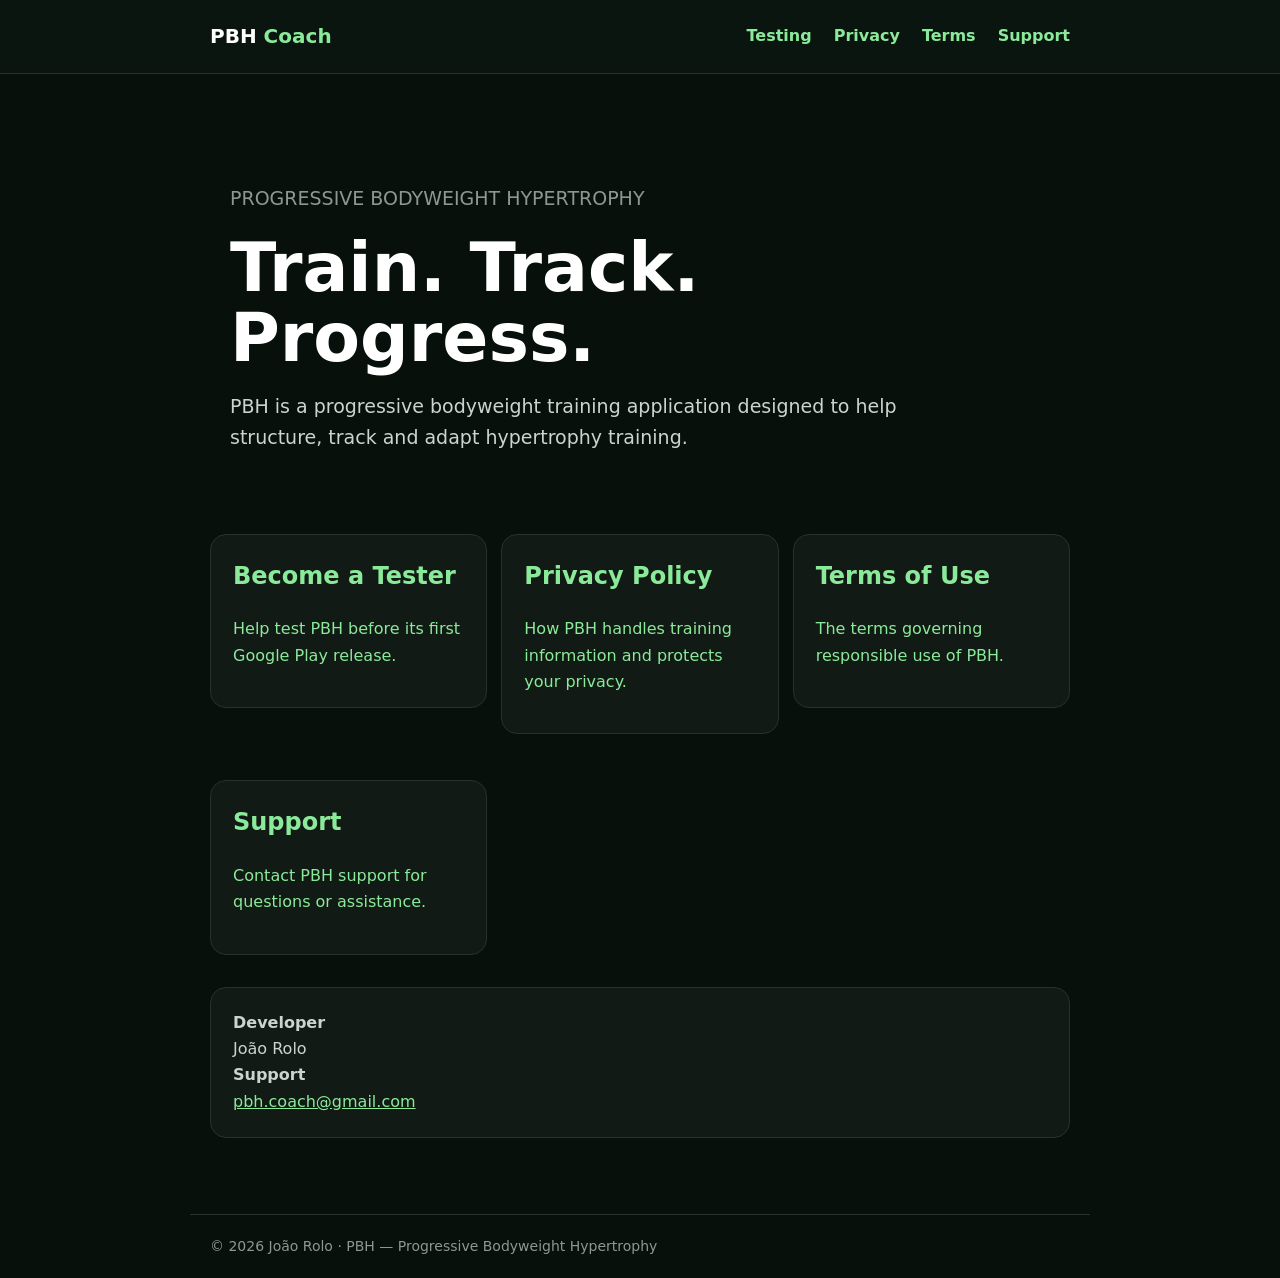
<file: index.html>
<!doctype html><html lang="en"><head><meta charset="utf-8"><meta name="viewport" content="width=device-width,initial-scale=1"><title>PBH — Progressive Bodyweight Hypertrophy</title><meta name="description" content="Official PBH information, privacy policy, terms and support."><link rel="stylesheet" href="styles.css"></head><body><header><nav><a class="brand" href="index.html">PBH <span>Coach</span></a><a href="tester.html">Testing</a><a href="privacy-policy.html">Privacy</a><a href="terms.html">Terms</a><a href="support.html">Support</a></nav></header><main class=""><section class="hero"><p class="meta">PROGRESSIVE BODYWEIGHT HYPERTROPHY</p><h1>Train. Track.<br>Progress.</h1><p>PBH is a progressive bodyweight training application designed to help structure, track and adapt hypertrophy training.</p></section><section class="links"><a href="tester.html"><div class="card"><h2>Become a Tester</h2><p>Help test PBH before its first Google Play release.</p></div></a><a href="privacy-policy.html"><div class="card"><h2>Privacy Policy</h2><p>How PBH handles training information and protects your privacy.</p></div></a><a href="terms.html"><div class="card"><h2>Terms of Use</h2><p>The terms governing responsible use of PBH.</p></div></a><a href="support.html"><div class="card"><h2>Support</h2><p>Contact PBH support for questions or assistance.</p></div></a></section><div class="card"><strong>Developer</strong><br>João Rolo<br><strong>Support</strong><br><a href="mailto:pbh.coach@gmail.com">pbh.coach@gmail.com</a></div></main><footer>© 2026 João Rolo · PBH — Progressive Bodyweight Hypertrophy</footer></body></html>
</file>
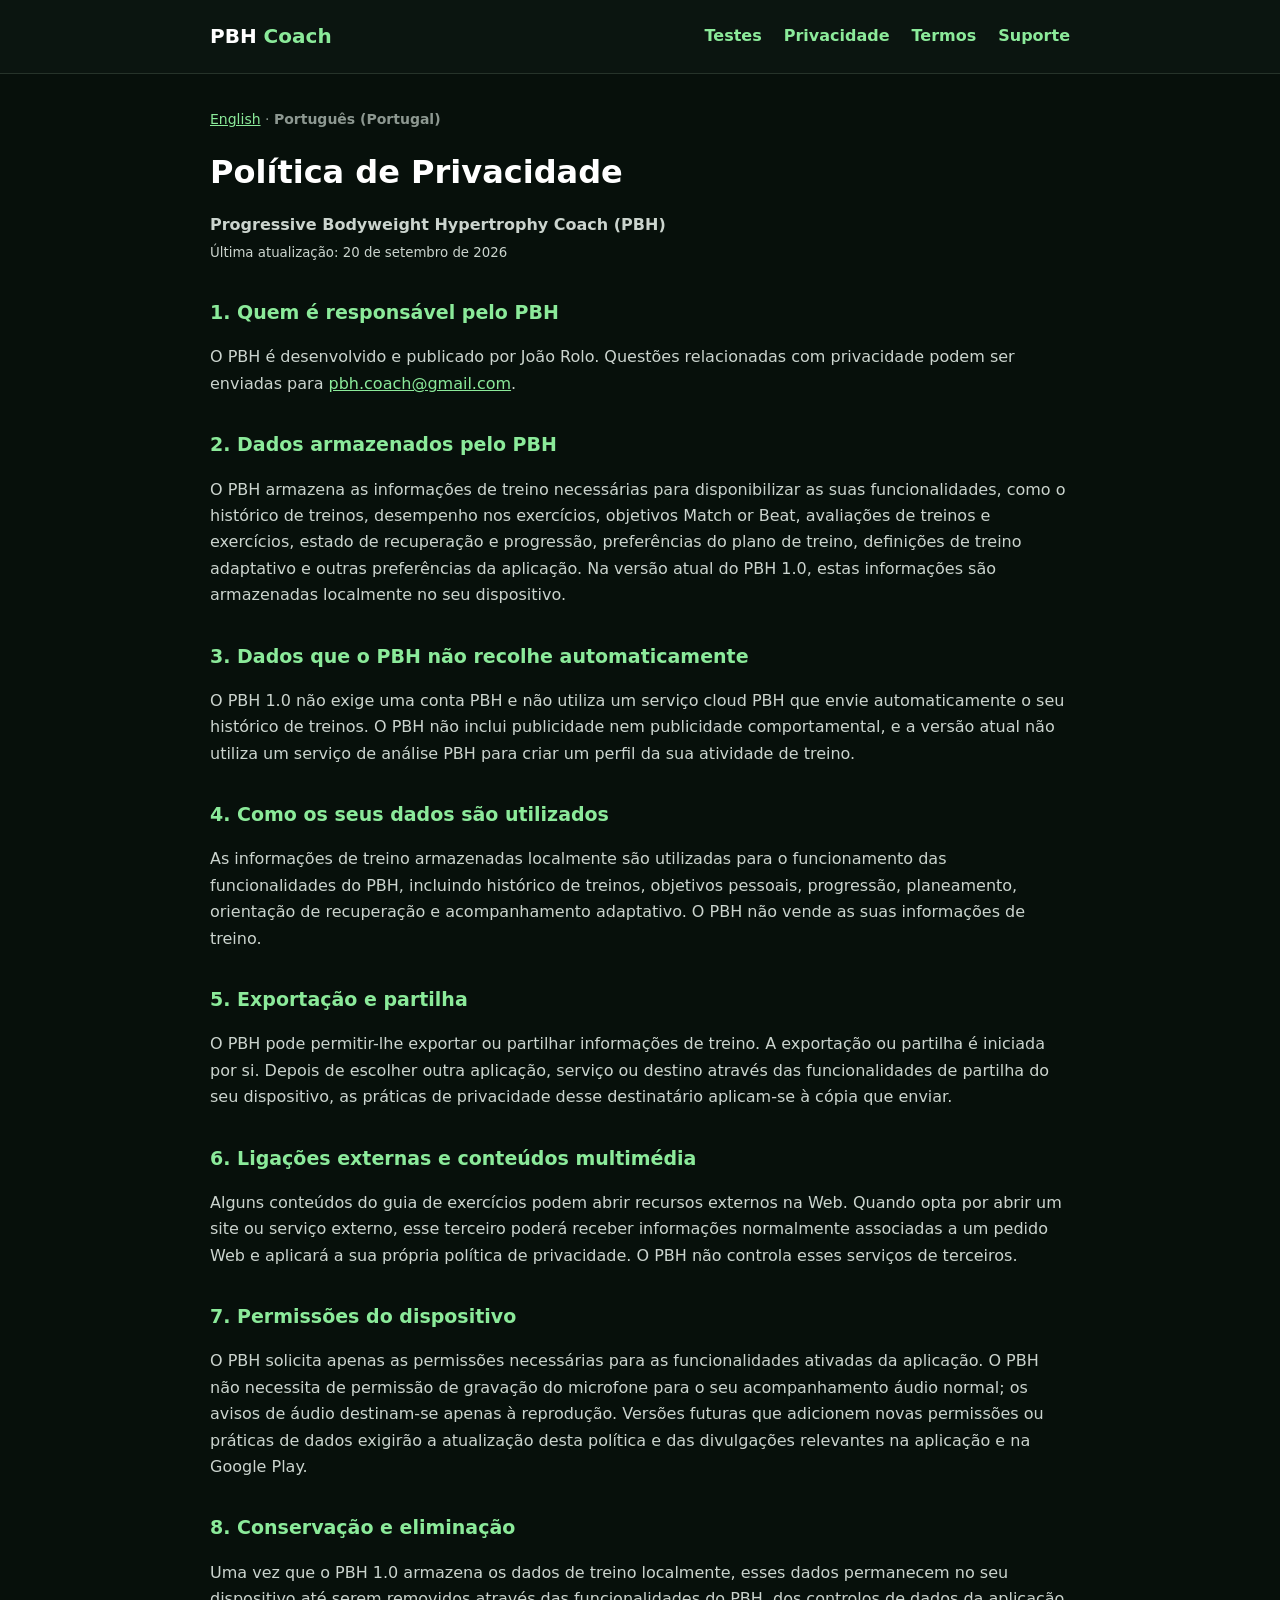
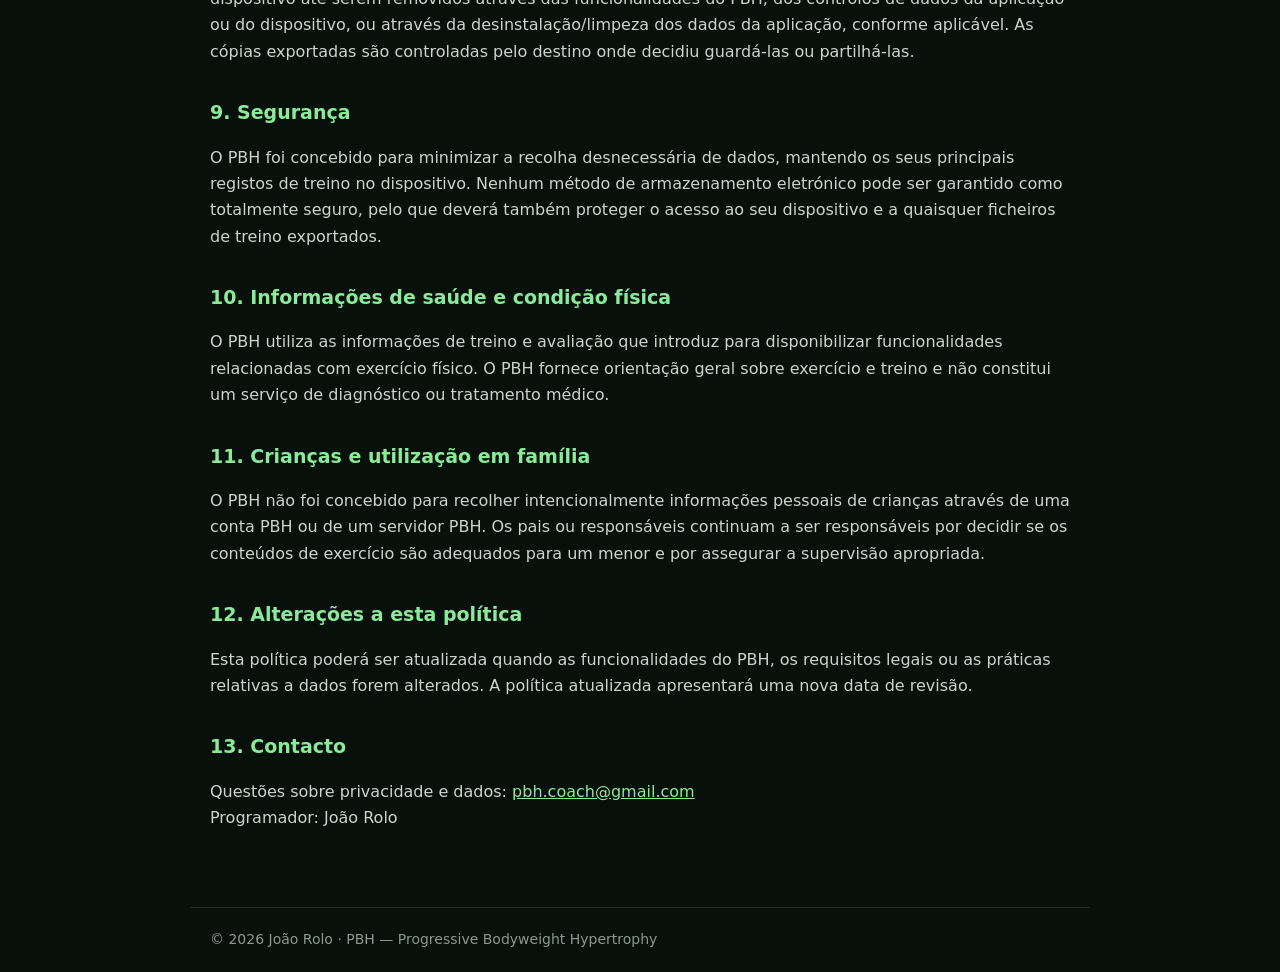
<file: privacy-policy-pt.html>
<!doctype html><html lang="pt-PT"><head><meta charset="utf-8"><meta name="viewport" content="width=device-width,initial-scale=1"><title>PBH — Política de Privacidade</title><meta name="description" content="Política de Privacidade do PBH — Progressive Bodyweight Hypertrophy."><link rel="stylesheet" href="styles.css"></head><body><header><nav><a class="brand" href="index.html">PBH <span>Coach</span></a><a href="tester.html#portugues">Testes</a><a href="privacy-policy-pt.html">Privacidade</a><a href="terms-pt.html">Termos</a><a href="support.html">Suporte</a></nav></header><main class="legal">
<p class="meta"><a href="privacy-policy.html" hreflang="en">English</a> · <strong>Português (Portugal)</strong></p>
<h1>Política de Privacidade</h1>
<p><strong>Progressive Bodyweight Hypertrophy Coach (PBH)</strong><br><small>Última atualização: 20 de setembro de 2026</small></p>
<h2>1. Quem é responsável pelo PBH</h2><p>O PBH é desenvolvido e publicado por João Rolo. Questões relacionadas com privacidade podem ser enviadas para <a href="mailto:pbh.coach@gmail.com">pbh.coach@gmail.com</a>.</p>
<h2>2. Dados armazenados pelo PBH</h2><p>O PBH armazena as informações de treino necessárias para disponibilizar as suas funcionalidades, como o histórico de treinos, desempenho nos exercícios, objetivos Match or Beat, avaliações de treinos e exercícios, estado de recuperação e progressão, preferências do plano de treino, definições de treino adaptativo e outras preferências da aplicação. Na versão atual do PBH 1.0, estas informações são armazenadas localmente no seu dispositivo.</p>
<h2>3. Dados que o PBH não recolhe automaticamente</h2><p>O PBH 1.0 não exige uma conta PBH e não utiliza um serviço cloud PBH que envie automaticamente o seu histórico de treinos. O PBH não inclui publicidade nem publicidade comportamental, e a versão atual não utiliza um serviço de análise PBH para criar um perfil da sua atividade de treino.</p>
<h2>4. Como os seus dados são utilizados</h2><p>As informações de treino armazenadas localmente são utilizadas para o funcionamento das funcionalidades do PBH, incluindo histórico de treinos, objetivos pessoais, progressão, planeamento, orientação de recuperação e acompanhamento adaptativo. O PBH não vende as suas informações de treino.</p>
<h2>5. Exportação e partilha</h2><p>O PBH pode permitir-lhe exportar ou partilhar informações de treino. A exportação ou partilha é iniciada por si. Depois de escolher outra aplicação, serviço ou destino através das funcionalidades de partilha do seu dispositivo, as práticas de privacidade desse destinatário aplicam-se à cópia que enviar.</p>
<h2>6. Ligações externas e conteúdos multimédia</h2><p>Alguns conteúdos do guia de exercícios podem abrir recursos externos na Web. Quando opta por abrir um site ou serviço externo, esse terceiro poderá receber informações normalmente associadas a um pedido Web e aplicará a sua própria política de privacidade. O PBH não controla esses serviços de terceiros.</p>
<h2>7. Permissões do dispositivo</h2><p>O PBH solicita apenas as permissões necessárias para as funcionalidades ativadas da aplicação. O PBH não necessita de permissão de gravação do microfone para o seu acompanhamento áudio normal; os avisos de áudio destinam-se apenas à reprodução. Versões futuras que adicionem novas permissões ou práticas de dados exigirão a atualização desta política e das divulgações relevantes na aplicação e na Google Play.</p>
<h2>8. Conservação e eliminação</h2><p>Uma vez que o PBH 1.0 armazena os dados de treino localmente, esses dados permanecem no seu dispositivo até serem removidos através das funcionalidades do PBH, dos controlos de dados da aplicação ou do dispositivo, ou através da desinstalação/limpeza dos dados da aplicação, conforme aplicável. As cópias exportadas são controladas pelo destino onde decidiu guardá-las ou partilhá-las.</p>
<h2>9. Segurança</h2><p>O PBH foi concebido para minimizar a recolha desnecessária de dados, mantendo os seus principais registos de treino no dispositivo. Nenhum método de armazenamento eletrónico pode ser garantido como totalmente seguro, pelo que deverá também proteger o acesso ao seu dispositivo e a quaisquer ficheiros de treino exportados.</p>
<h2>10. Informações de saúde e condição física</h2><p>O PBH utiliza as informações de treino e avaliação que introduz para disponibilizar funcionalidades relacionadas com exercício físico. O PBH fornece orientação geral sobre exercício e treino e não constitui um serviço de diagnóstico ou tratamento médico.</p>
<h2>11. Crianças e utilização em família</h2><p>O PBH não foi concebido para recolher intencionalmente informações pessoais de crianças através de uma conta PBH ou de um servidor PBH. Os pais ou responsáveis continuam a ser responsáveis por decidir se os conteúdos de exercício são adequados para um menor e por assegurar a supervisão apropriada.</p>
<h2>12. Alterações a esta política</h2><p>Esta política poderá ser atualizada quando as funcionalidades do PBH, os requisitos legais ou as práticas relativas a dados forem alterados. A política atualizada apresentará uma nova data de revisão.</p>
<h2>13. Contacto</h2><p>Questões sobre privacidade e dados: <a href="mailto:pbh.coach@gmail.com">pbh.coach@gmail.com</a><br>Programador: João Rolo</p>
</main><footer>© 2026 João Rolo · PBH — Progressive Bodyweight Hypertrophy</footer></body></html>
</file>
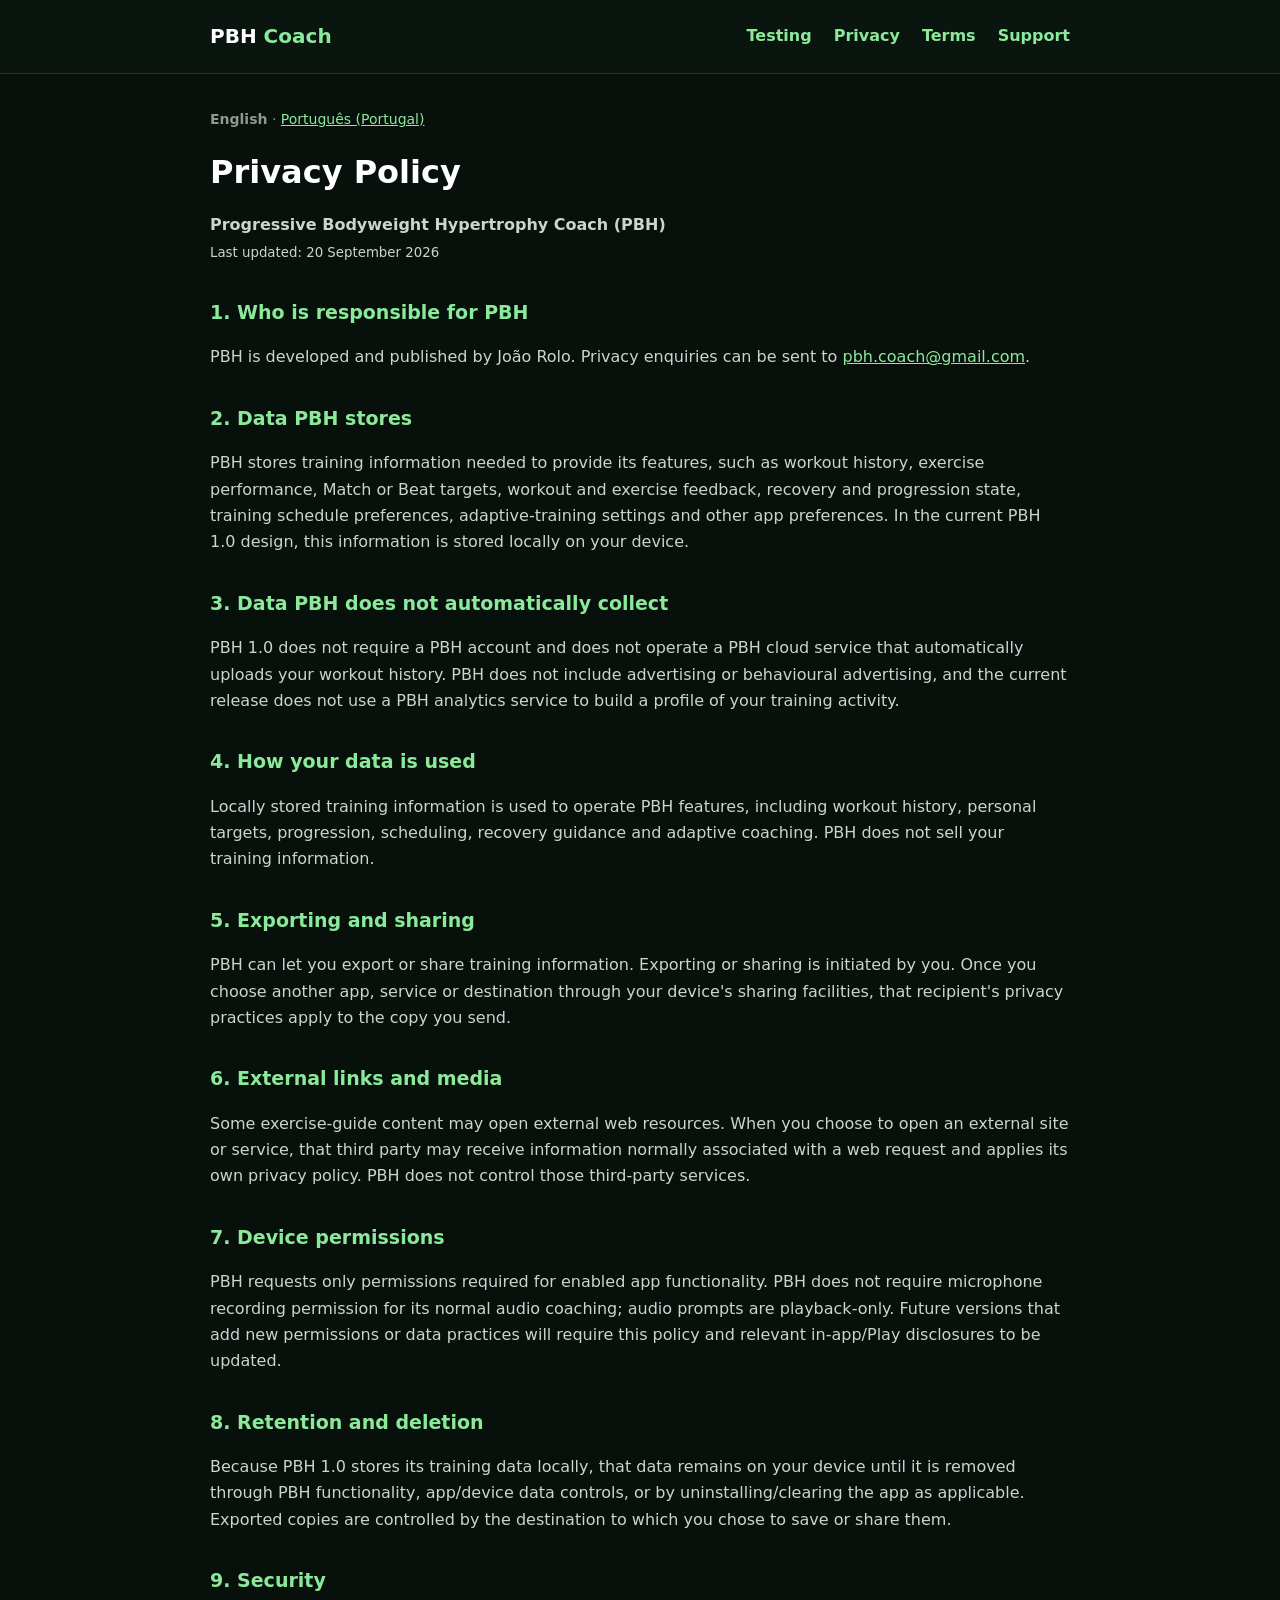
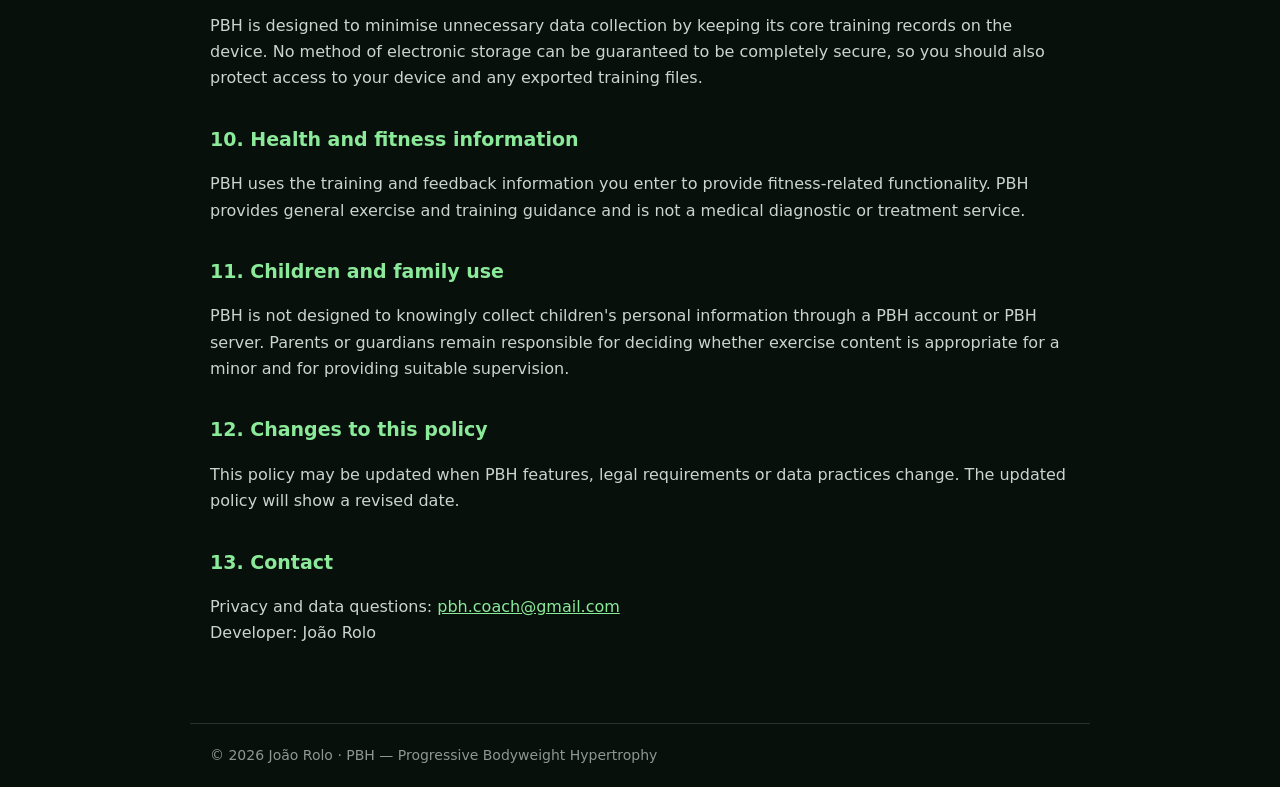
<file: privacy-policy.html>
<!doctype html><html lang="en"><head><meta charset="utf-8"><meta name="viewport" content="width=device-width,initial-scale=1"><title>PBH Privacy Policy</title><meta name="description" content="Privacy Policy for PBH — Progressive Bodyweight Hypertrophy."><link rel="stylesheet" href="styles.css"></head><body><header><nav><a class="brand" href="index.html">PBH <span>Coach</span></a><a href="tester.html">Testing</a><a href="privacy-policy.html">Privacy</a><a href="terms.html">Terms</a><a href="support.html">Support</a></nav></header><main class="legal"><p class="meta"><strong>English</strong> · <a href="privacy-policy-pt.html" hreflang="pt-PT">Português (Portugal)</a></p>
<h1>Privacy Policy</h1>
<p><strong>Progressive Bodyweight Hypertrophy Coach (PBH)</strong><br><small>Last updated: 20 September 2026</small></p>
<h2>1. Who is responsible for PBH</h2><p>PBH is developed and published by João Rolo. Privacy enquiries can be sent to <a href="mailto:pbh.coach@gmail.com">pbh.coach@gmail.com</a>.</p>
<h2>2. Data PBH stores</h2><p>PBH stores training information needed to provide its features, such as workout history, exercise performance, Match or Beat targets, workout and exercise feedback, recovery and progression state, training schedule preferences, adaptive-training settings and other app preferences. In the current PBH 1.0 design, this information is stored locally on your device.</p>
<h2>3. Data PBH does not automatically collect</h2><p>PBH 1.0 does not require a PBH account and does not operate a PBH cloud service that automatically uploads your workout history. PBH does not include advertising or behavioural advertising, and the current release does not use a PBH analytics service to build a profile of your training activity.</p>
<h2>4. How your data is used</h2><p>Locally stored training information is used to operate PBH features, including workout history, personal targets, progression, scheduling, recovery guidance and adaptive coaching. PBH does not sell your training information.</p>
<h2>5. Exporting and sharing</h2><p>PBH can let you export or share training information. Exporting or sharing is initiated by you. Once you choose another app, service or destination through your device's sharing facilities, that recipient's privacy practices apply to the copy you send.</p>
<h2>6. External links and media</h2><p>Some exercise-guide content may open external web resources. When you choose to open an external site or service, that third party may receive information normally associated with a web request and applies its own privacy policy. PBH does not control those third-party services.</p>
<h2>7. Device permissions</h2><p>PBH requests only permissions required for enabled app functionality. PBH does not require microphone recording permission for its normal audio coaching; audio prompts are playback-only. Future versions that add new permissions or data practices will require this policy and relevant in-app/Play disclosures to be updated.</p>
<h2>8. Retention and deletion</h2><p>Because PBH 1.0 stores its training data locally, that data remains on your device until it is removed through PBH functionality, app/device data controls, or by uninstalling/clearing the app as applicable. Exported copies are controlled by the destination to which you chose to save or share them.</p>
<h2>9. Security</h2><p>PBH is designed to minimise unnecessary data collection by keeping its core training records on the device. No method of electronic storage can be guaranteed to be completely secure, so you should also protect access to your device and any exported training files.</p>
<h2>10. Health and fitness information</h2><p>PBH uses the training and feedback information you enter to provide fitness-related functionality. PBH provides general exercise and training guidance and is not a medical diagnostic or treatment service.</p>
<h2>11. Children and family use</h2><p>PBH is not designed to knowingly collect children's personal information through a PBH account or PBH server. Parents or guardians remain responsible for deciding whether exercise content is appropriate for a minor and for providing suitable supervision.</p>
<h2>12. Changes to this policy</h2><p>This policy may be updated when PBH features, legal requirements or data practices change. The updated policy will show a revised date.</p>
<h2>13. Contact</h2><p>Privacy and data questions: <a href="mailto:pbh.coach@gmail.com">pbh.coach@gmail.com</a><br>Developer: João Rolo</p>
</main><footer>© 2026 João Rolo · PBH — Progressive Bodyweight Hypertrophy</footer></body></html>
</file>
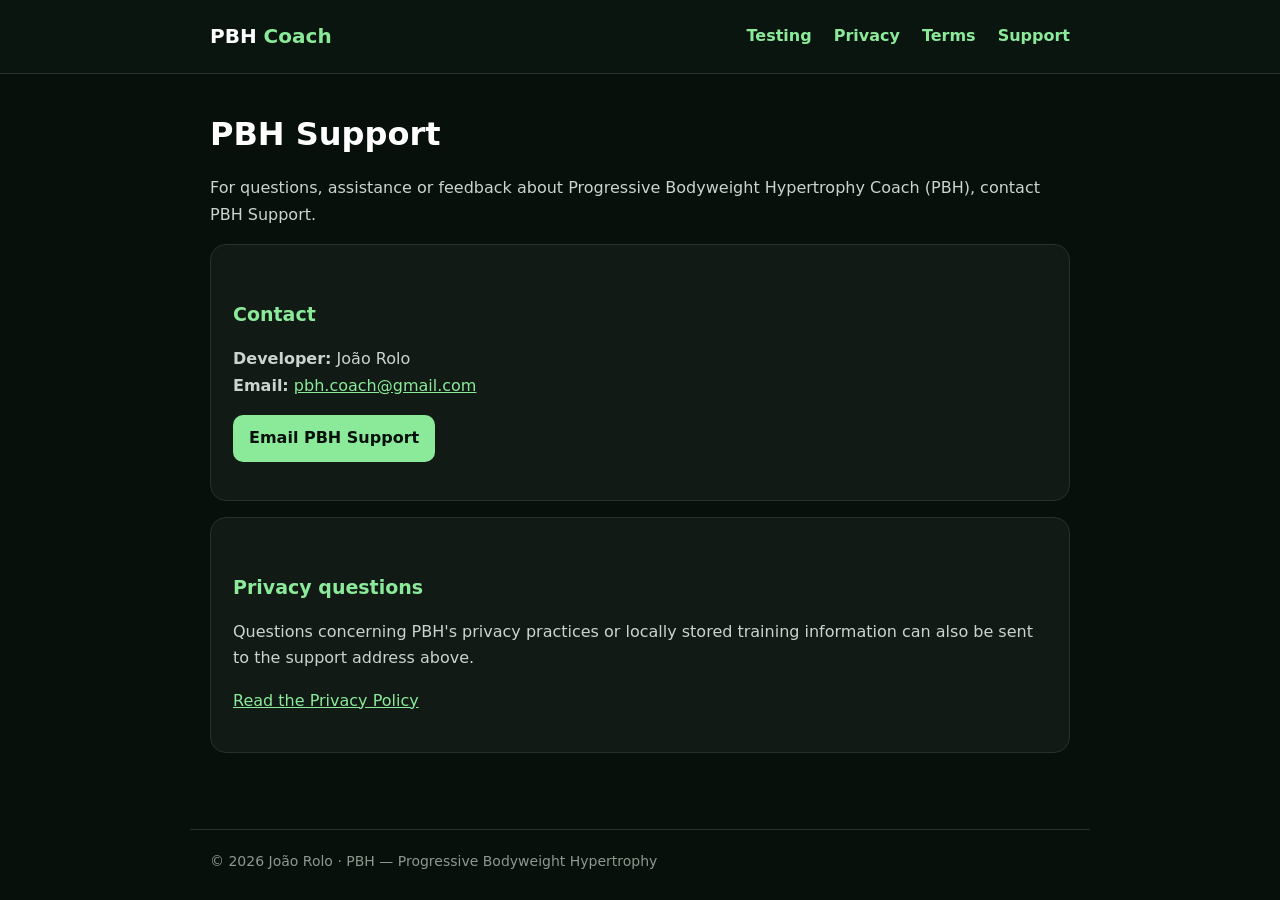
<file: support.html>
<!doctype html><html lang="en"><head><meta charset="utf-8"><meta name="viewport" content="width=device-width,initial-scale=1"><title>PBH Support</title><meta name="description" content="Official support contact information for PBH."><link rel="stylesheet" href="styles.css"></head><body><header><nav><a class="brand" href="index.html">PBH <span>Coach</span></a><a href="tester.html">Testing</a><a href="privacy-policy.html">Privacy</a><a href="terms.html">Terms</a><a href="support.html">Support</a></nav></header><main class="legal"><h1>PBH Support</h1><p>For questions, assistance or feedback about Progressive Bodyweight Hypertrophy Coach (PBH), contact PBH Support.</p><div class="card"><h2>Contact</h2><p><strong>Developer:</strong> João Rolo<br><strong>Email:</strong> <a href="mailto:pbh.coach@gmail.com">pbh.coach@gmail.com</a></p><p><a class="button" href="mailto:pbh.coach@gmail.com?subject=PBH%20Support">Email PBH Support</a></p></div><div class="card"><h2>Privacy questions</h2><p>Questions concerning PBH's privacy practices or locally stored training information can also be sent to the support address above.</p><p><a href="privacy-policy.html">Read the Privacy Policy</a></p></div></main><footer>© 2026 João Rolo · PBH — Progressive Bodyweight Hypertrophy</footer></body></html>
</file>
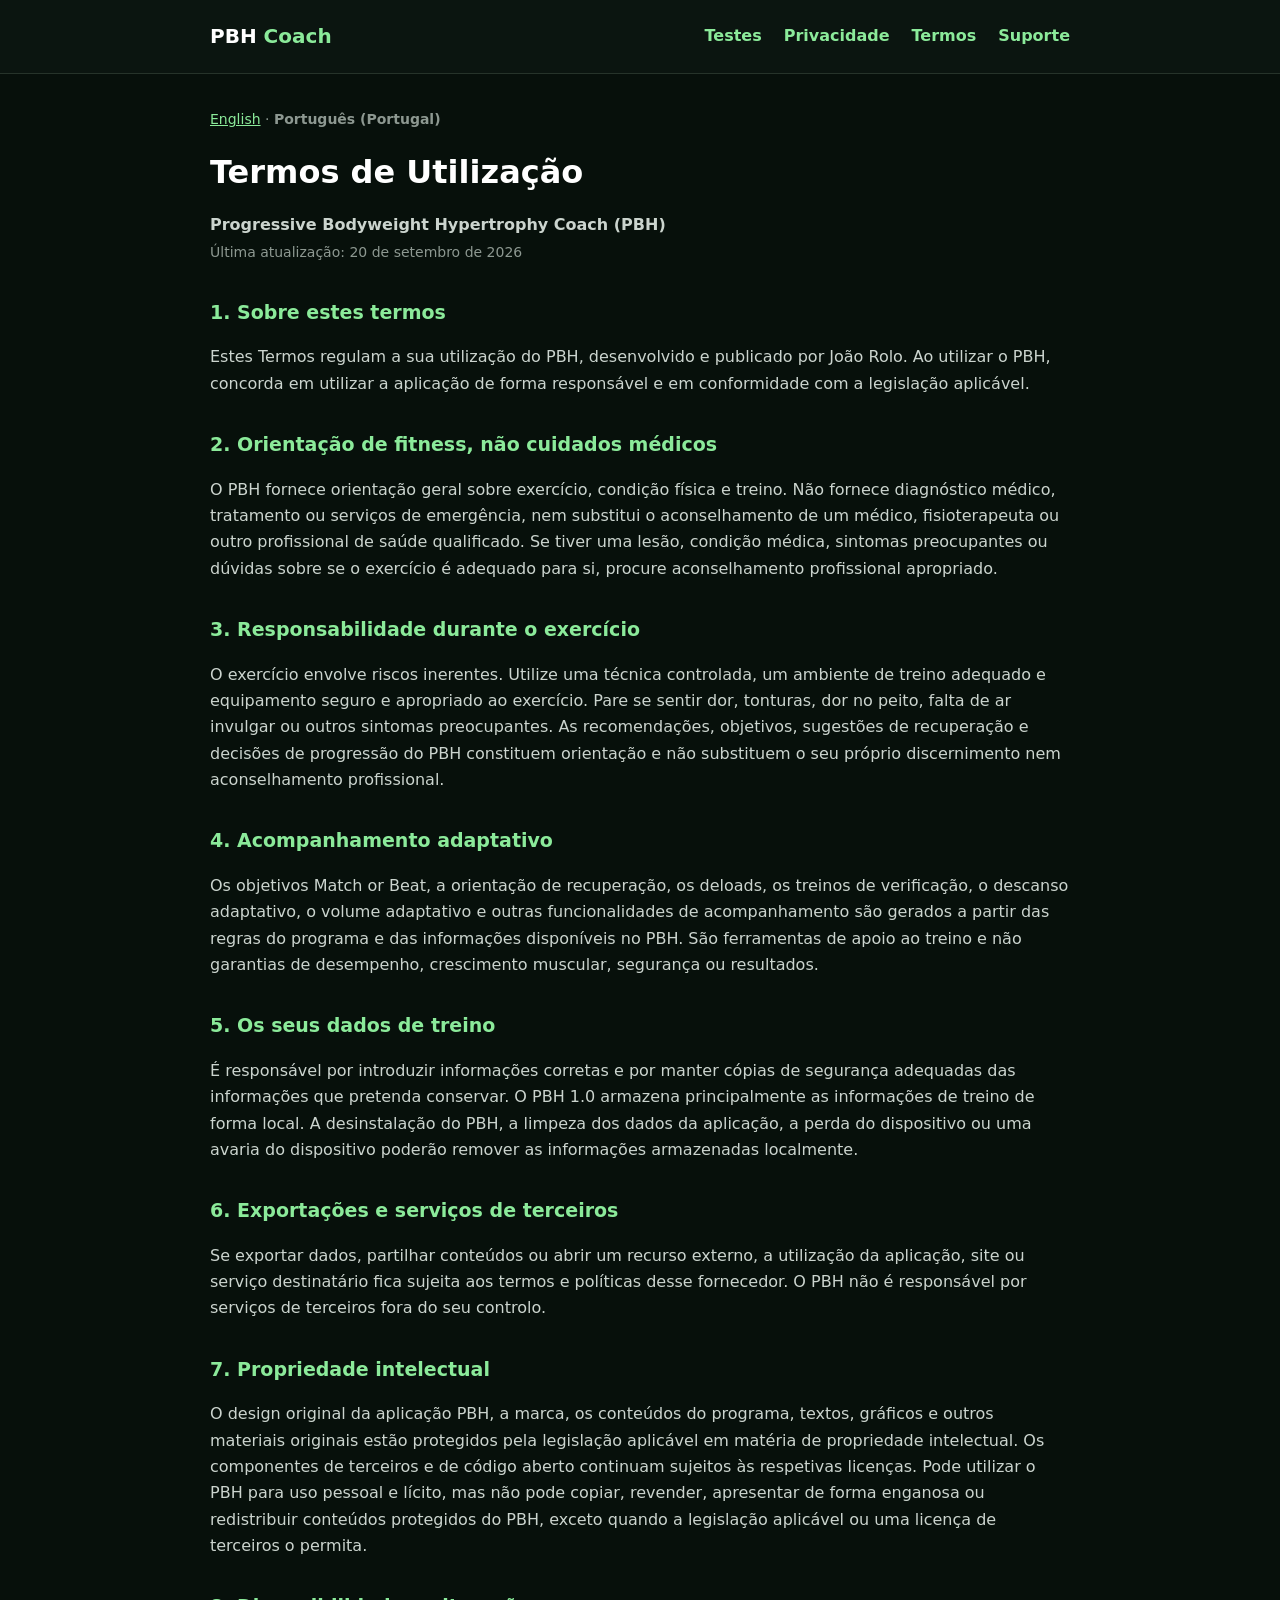
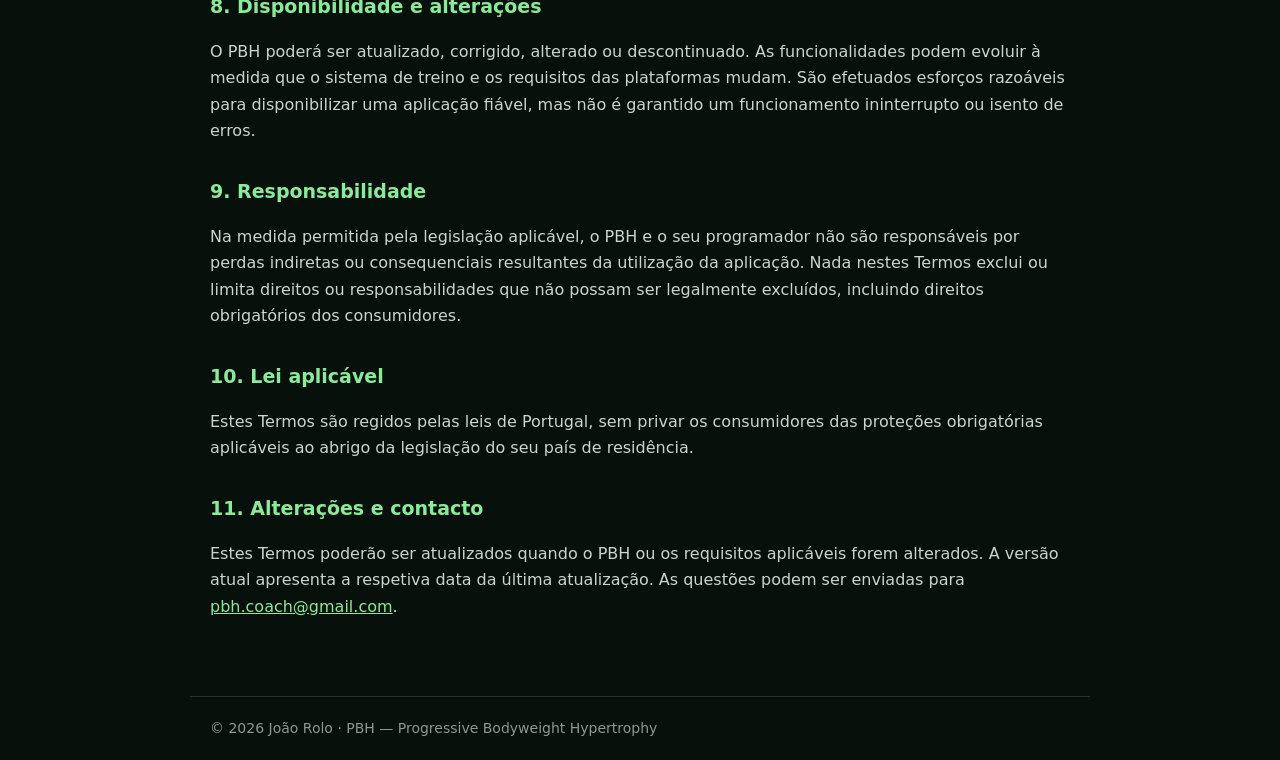
<file: terms-pt.html>
<!doctype html><html lang="pt-PT"><head><meta charset="utf-8"><meta name="viewport" content="width=device-width,initial-scale=1"><title>PBH — Termos de Utilização</title><meta name="description" content="Termos de Utilização do PBH — Progressive Bodyweight Hypertrophy."><link rel="stylesheet" href="styles.css"></head><body><header><nav><a class="brand" href="index.html">PBH <span>Coach</span></a><a href="tester.html#portugues">Testes</a><a href="privacy-policy-pt.html">Privacidade</a><a href="terms-pt.html">Termos</a><a href="support.html">Suporte</a></nav></header><main class="legal">
<p class="meta"><a href="terms.html" hreflang="en">English</a> · <strong>Português (Portugal)</strong></p>
<h1>Termos de Utilização</h1><p><strong>Progressive Bodyweight Hypertrophy Coach (PBH)</strong><br><span class="meta">Última atualização: 20 de setembro de 2026</span></p>
<h2>1. Sobre estes termos</h2><p>Estes Termos regulam a sua utilização do PBH, desenvolvido e publicado por João Rolo. Ao utilizar o PBH, concorda em utilizar a aplicação de forma responsável e em conformidade com a legislação aplicável.</p>
<h2>2. Orientação de fitness, não cuidados médicos</h2><p>O PBH fornece orientação geral sobre exercício, condição física e treino. Não fornece diagnóstico médico, tratamento ou serviços de emergência, nem substitui o aconselhamento de um médico, fisioterapeuta ou outro profissional de saúde qualificado. Se tiver uma lesão, condição médica, sintomas preocupantes ou dúvidas sobre se o exercício é adequado para si, procure aconselhamento profissional apropriado.</p>
<h2>3. Responsabilidade durante o exercício</h2><p>O exercício envolve riscos inerentes. Utilize uma técnica controlada, um ambiente de treino adequado e equipamento seguro e apropriado ao exercício. Pare se sentir dor, tonturas, dor no peito, falta de ar invulgar ou outros sintomas preocupantes. As recomendações, objetivos, sugestões de recuperação e decisões de progressão do PBH constituem orientação e não substituem o seu próprio discernimento nem aconselhamento profissional.</p>
<h2>4. Acompanhamento adaptativo</h2><p>Os objetivos Match or Beat, a orientação de recuperação, os deloads, os treinos de verificação, o descanso adaptativo, o volume adaptativo e outras funcionalidades de acompanhamento são gerados a partir das regras do programa e das informações disponíveis no PBH. São ferramentas de apoio ao treino e não garantias de desempenho, crescimento muscular, segurança ou resultados.</p>
<h2>5. Os seus dados de treino</h2><p>É responsável por introduzir informações corretas e por manter cópias de segurança adequadas das informações que pretenda conservar. O PBH 1.0 armazena principalmente as informações de treino de forma local. A desinstalação do PBH, a limpeza dos dados da aplicação, a perda do dispositivo ou uma avaria do dispositivo poderão remover as informações armazenadas localmente.</p>
<h2>6. Exportações e serviços de terceiros</h2><p>Se exportar dados, partilhar conteúdos ou abrir um recurso externo, a utilização da aplicação, site ou serviço destinatário fica sujeita aos termos e políticas desse fornecedor. O PBH não é responsável por serviços de terceiros fora do seu controlo.</p>
<h2>7. Propriedade intelectual</h2><p>O design original da aplicação PBH, a marca, os conteúdos do programa, textos, gráficos e outros materiais originais estão protegidos pela legislação aplicável em matéria de propriedade intelectual. Os componentes de terceiros e de código aberto continuam sujeitos às respetivas licenças. Pode utilizar o PBH para uso pessoal e lícito, mas não pode copiar, revender, apresentar de forma enganosa ou redistribuir conteúdos protegidos do PBH, exceto quando a legislação aplicável ou uma licença de terceiros o permita.</p>
<h2>8. Disponibilidade e alterações</h2><p>O PBH poderá ser atualizado, corrigido, alterado ou descontinuado. As funcionalidades podem evoluir à medida que o sistema de treino e os requisitos das plataformas mudam. São efetuados esforços razoáveis para disponibilizar uma aplicação fiável, mas não é garantido um funcionamento ininterrupto ou isento de erros.</p>
<h2>9. Responsabilidade</h2><p>Na medida permitida pela legislação aplicável, o PBH e o seu programador não são responsáveis por perdas indiretas ou consequenciais resultantes da utilização da aplicação. Nada nestes Termos exclui ou limita direitos ou responsabilidades que não possam ser legalmente excluídos, incluindo direitos obrigatórios dos consumidores.</p>
<h2>10. Lei aplicável</h2><p>Estes Termos são regidos pelas leis de Portugal, sem privar os consumidores das proteções obrigatórias aplicáveis ao abrigo da legislação do seu país de residência.</p>
<h2>11. Alterações e contacto</h2><p>Estes Termos poderão ser atualizados quando o PBH ou os requisitos aplicáveis forem alterados. A versão atual apresenta a respetiva data da última atualização. As questões podem ser enviadas para <a href="mailto:pbh.coach@gmail.com">pbh.coach@gmail.com</a>.</p>
</main><footer>© 2026 João Rolo · PBH — Progressive Bodyweight Hypertrophy</footer></body></html>
</file>
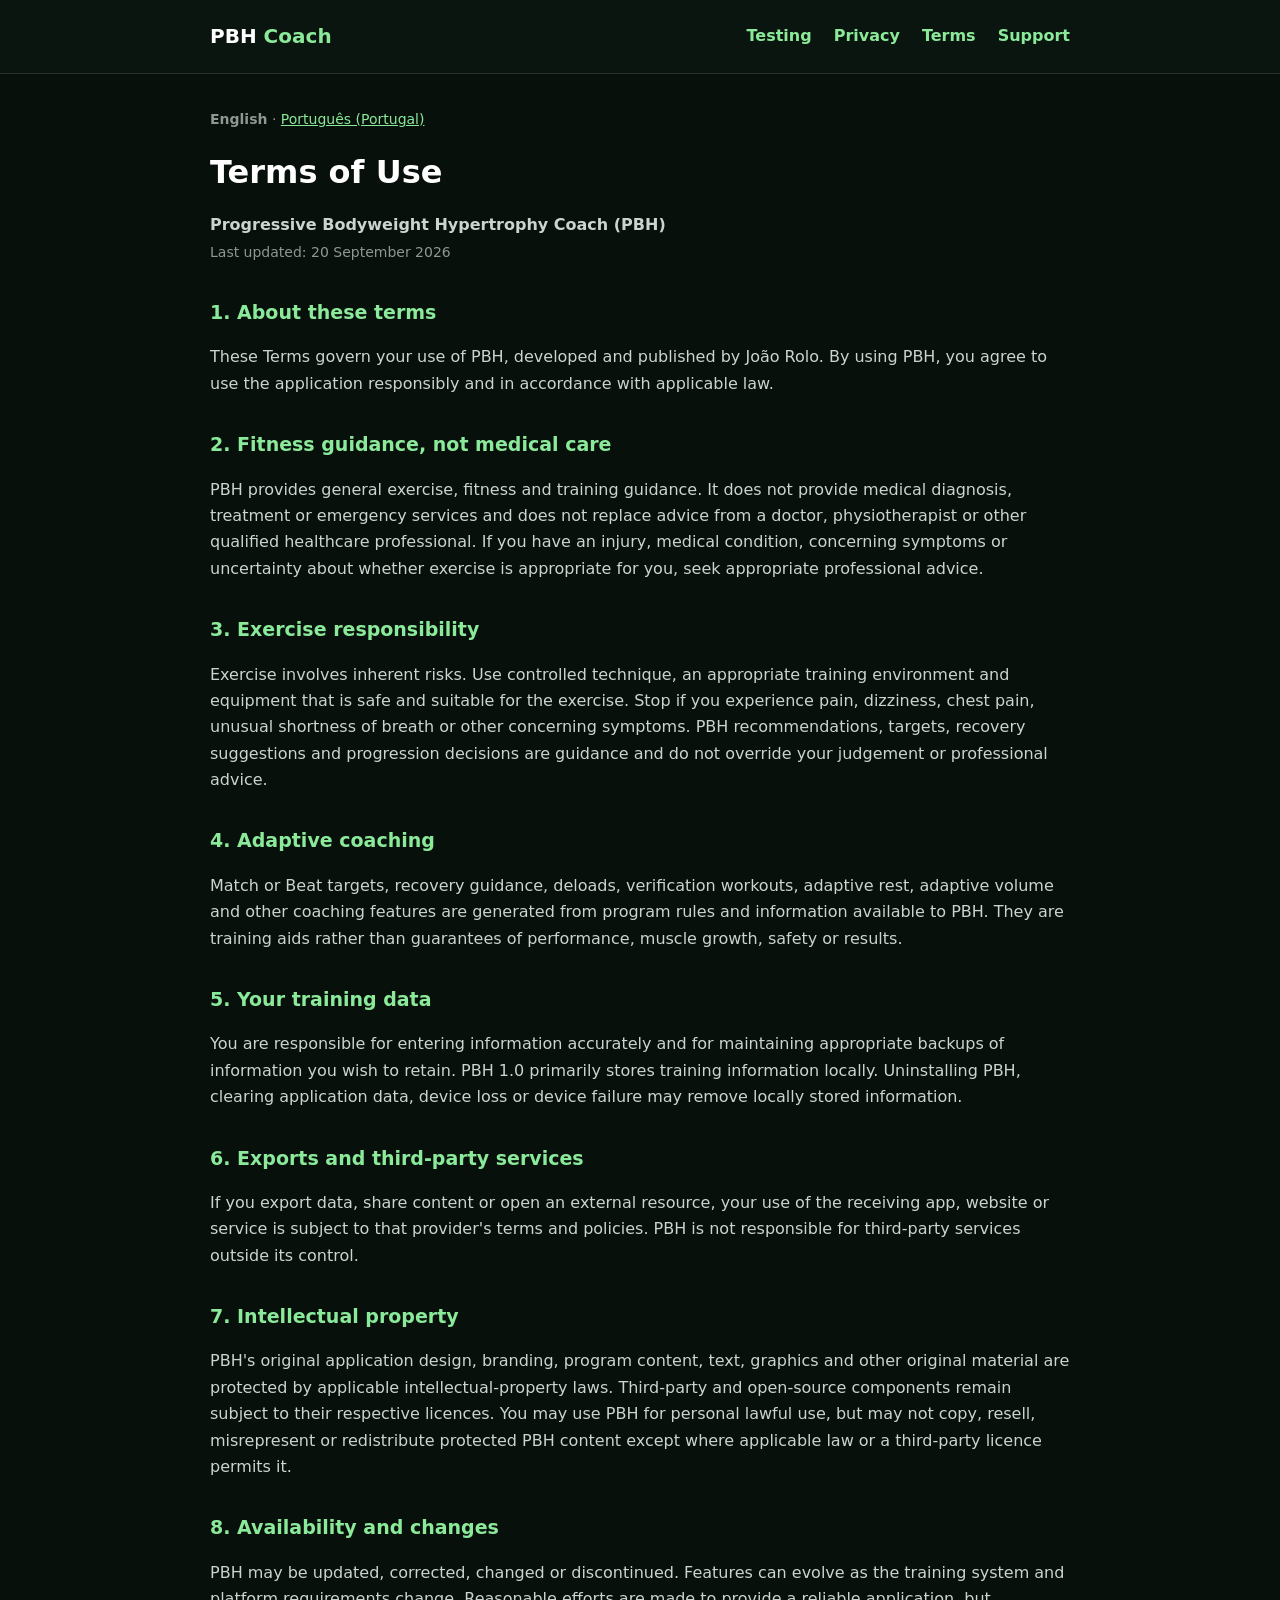
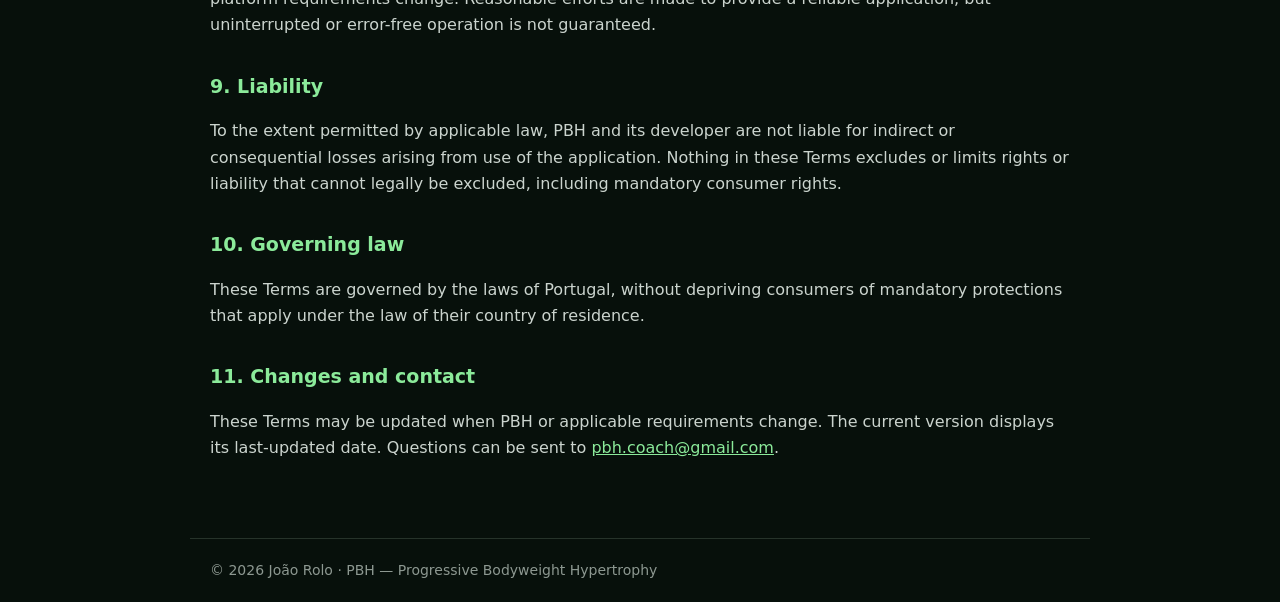
<file: terms.html>
<!doctype html><html lang="en"><head><meta charset="utf-8"><meta name="viewport" content="width=device-width,initial-scale=1"><title>PBH Terms of Use</title><meta name="description" content="Terms of Use for PBH — Progressive Bodyweight Hypertrophy."><link rel="stylesheet" href="styles.css"></head><body><header><nav><a class="brand" href="index.html">PBH <span>Coach</span></a><a href="tester.html">Testing</a><a href="privacy-policy.html">Privacy</a><a href="terms.html">Terms</a><a href="support.html">Support</a></nav></header><main class="legal"><p class="meta"><strong>English</strong> · <a href="terms-pt.html" hreflang="pt-PT">Português (Portugal)</a></p><h1>Terms of Use</h1><p><strong>Progressive Bodyweight Hypertrophy Coach (PBH)</strong><br><span class="meta">Last updated: 20 September 2026</span></p><h2>1. About these terms</h2><p>These Terms govern your use of PBH, developed and published by João Rolo. By using PBH, you agree to use the application responsibly and in accordance with applicable law.</p><h2>2. Fitness guidance, not medical care</h2><p>PBH provides general exercise, fitness and training guidance. It does not provide medical diagnosis, treatment or emergency services and does not replace advice from a doctor, physiotherapist or other qualified healthcare professional. If you have an injury, medical condition, concerning symptoms or uncertainty about whether exercise is appropriate for you, seek appropriate professional advice.</p><h2>3. Exercise responsibility</h2><p>Exercise involves inherent risks. Use controlled technique, an appropriate training environment and equipment that is safe and suitable for the exercise. Stop if you experience pain, dizziness, chest pain, unusual shortness of breath or other concerning symptoms. PBH recommendations, targets, recovery suggestions and progression decisions are guidance and do not override your judgement or professional advice.</p><h2>4. Adaptive coaching</h2><p>Match or Beat targets, recovery guidance, deloads, verification workouts, adaptive rest, adaptive volume and other coaching features are generated from program rules and information available to PBH. They are training aids rather than guarantees of performance, muscle growth, safety or results.</p><h2>5. Your training data</h2><p>You are responsible for entering information accurately and for maintaining appropriate backups of information you wish to retain. PBH 1.0 primarily stores training information locally. Uninstalling PBH, clearing application data, device loss or device failure may remove locally stored information.</p><h2>6. Exports and third-party services</h2><p>If you export data, share content or open an external resource, your use of the receiving app, website or service is subject to that provider's terms and policies. PBH is not responsible for third-party services outside its control.</p><h2>7. Intellectual property</h2><p>PBH's original application design, branding, program content, text, graphics and other original material are protected by applicable intellectual-property laws. Third-party and open-source components remain subject to their respective licences. You may use PBH for personal lawful use, but may not copy, resell, misrepresent or redistribute protected PBH content except where applicable law or a third-party licence permits it.</p><h2>8. Availability and changes</h2><p>PBH may be updated, corrected, changed or discontinued. Features can evolve as the training system and platform requirements change. Reasonable efforts are made to provide a reliable application, but uninterrupted or error-free operation is not guaranteed.</p><h2>9. Liability</h2><p>To the extent permitted by applicable law, PBH and its developer are not liable for indirect or consequential losses arising from use of the application. Nothing in these Terms excludes or limits rights or liability that cannot legally be excluded, including mandatory consumer rights.</p><h2>10. Governing law</h2><p>These Terms are governed by the laws of Portugal, without depriving consumers of mandatory protections that apply under the law of their country of residence.</p><h2>11. Changes and contact</h2><p>These Terms may be updated when PBH or applicable requirements change. The current version displays its last-updated date. Questions can be sent to <a href="mailto:pbh.coach@gmail.com">pbh.coach@gmail.com</a>.</p></main><footer>© 2026 João Rolo · PBH — Progressive Bodyweight Hypertrophy</footer></body></html>
</file>
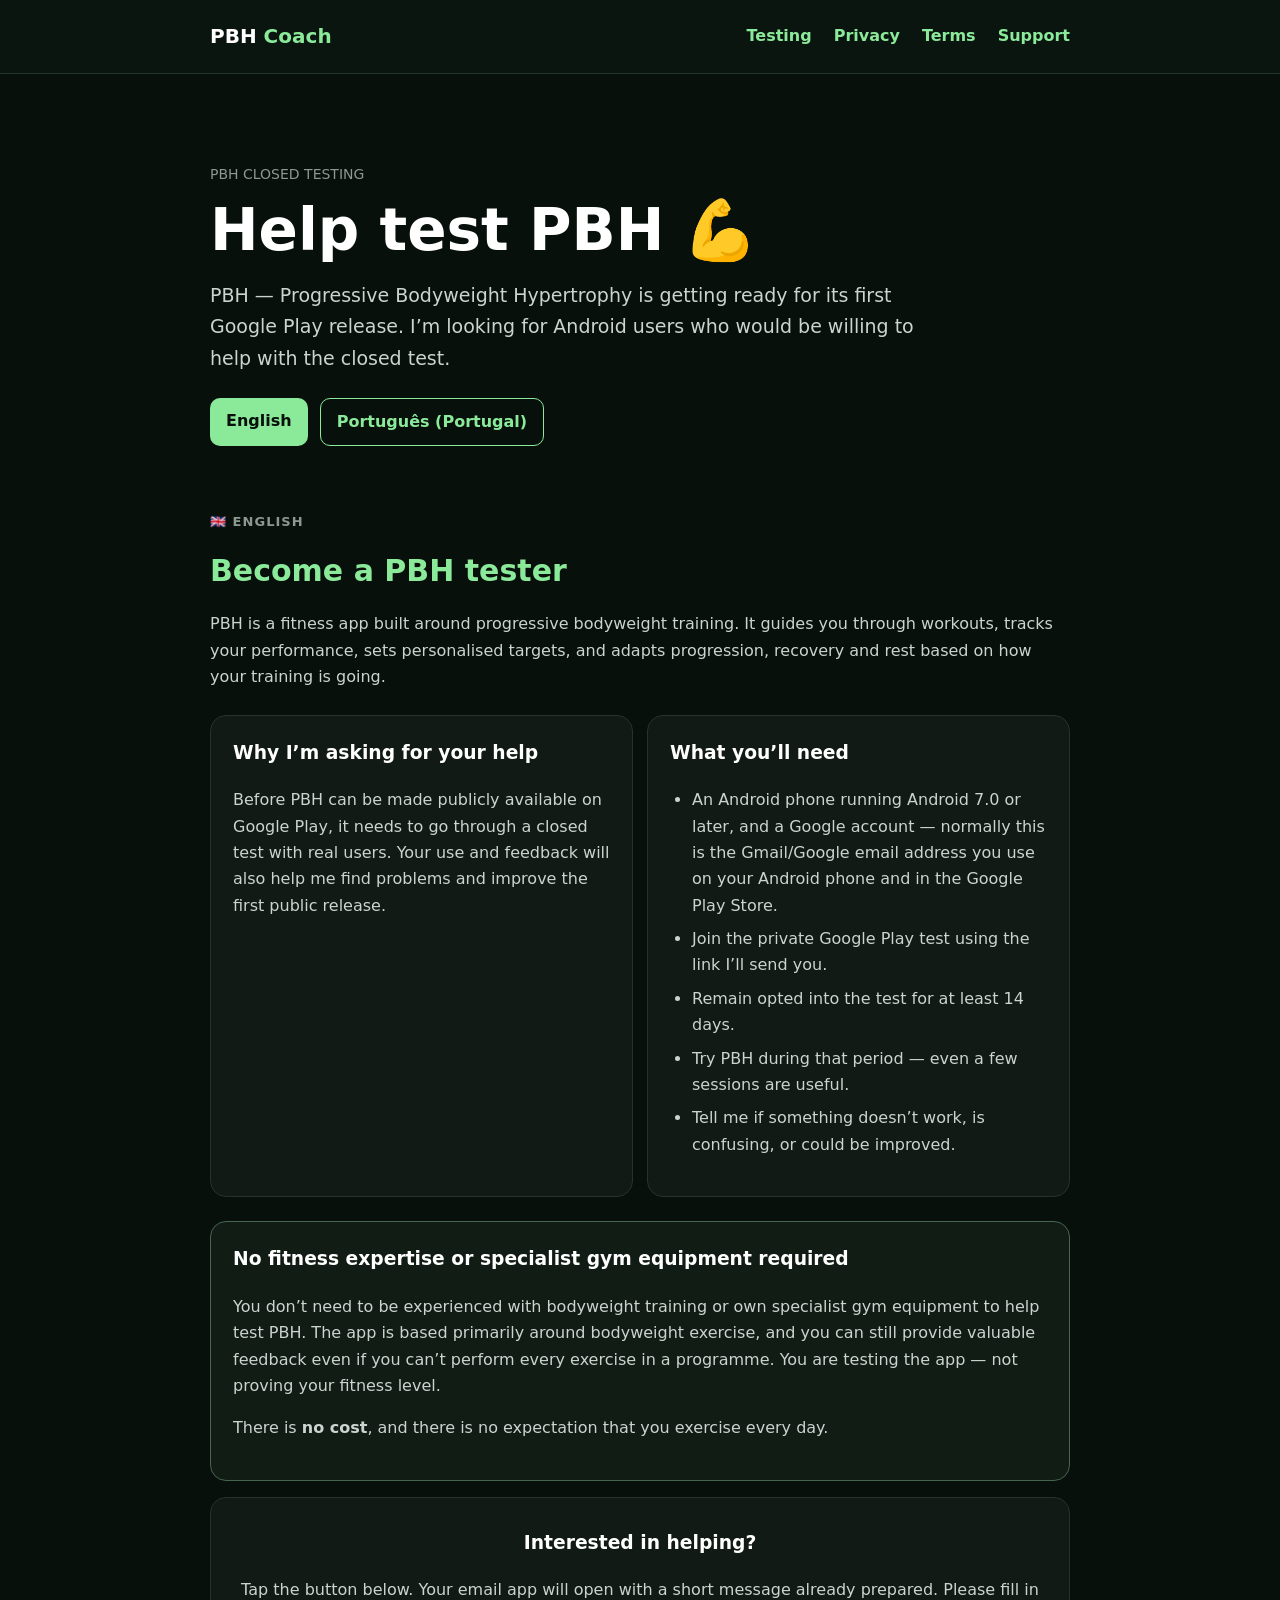
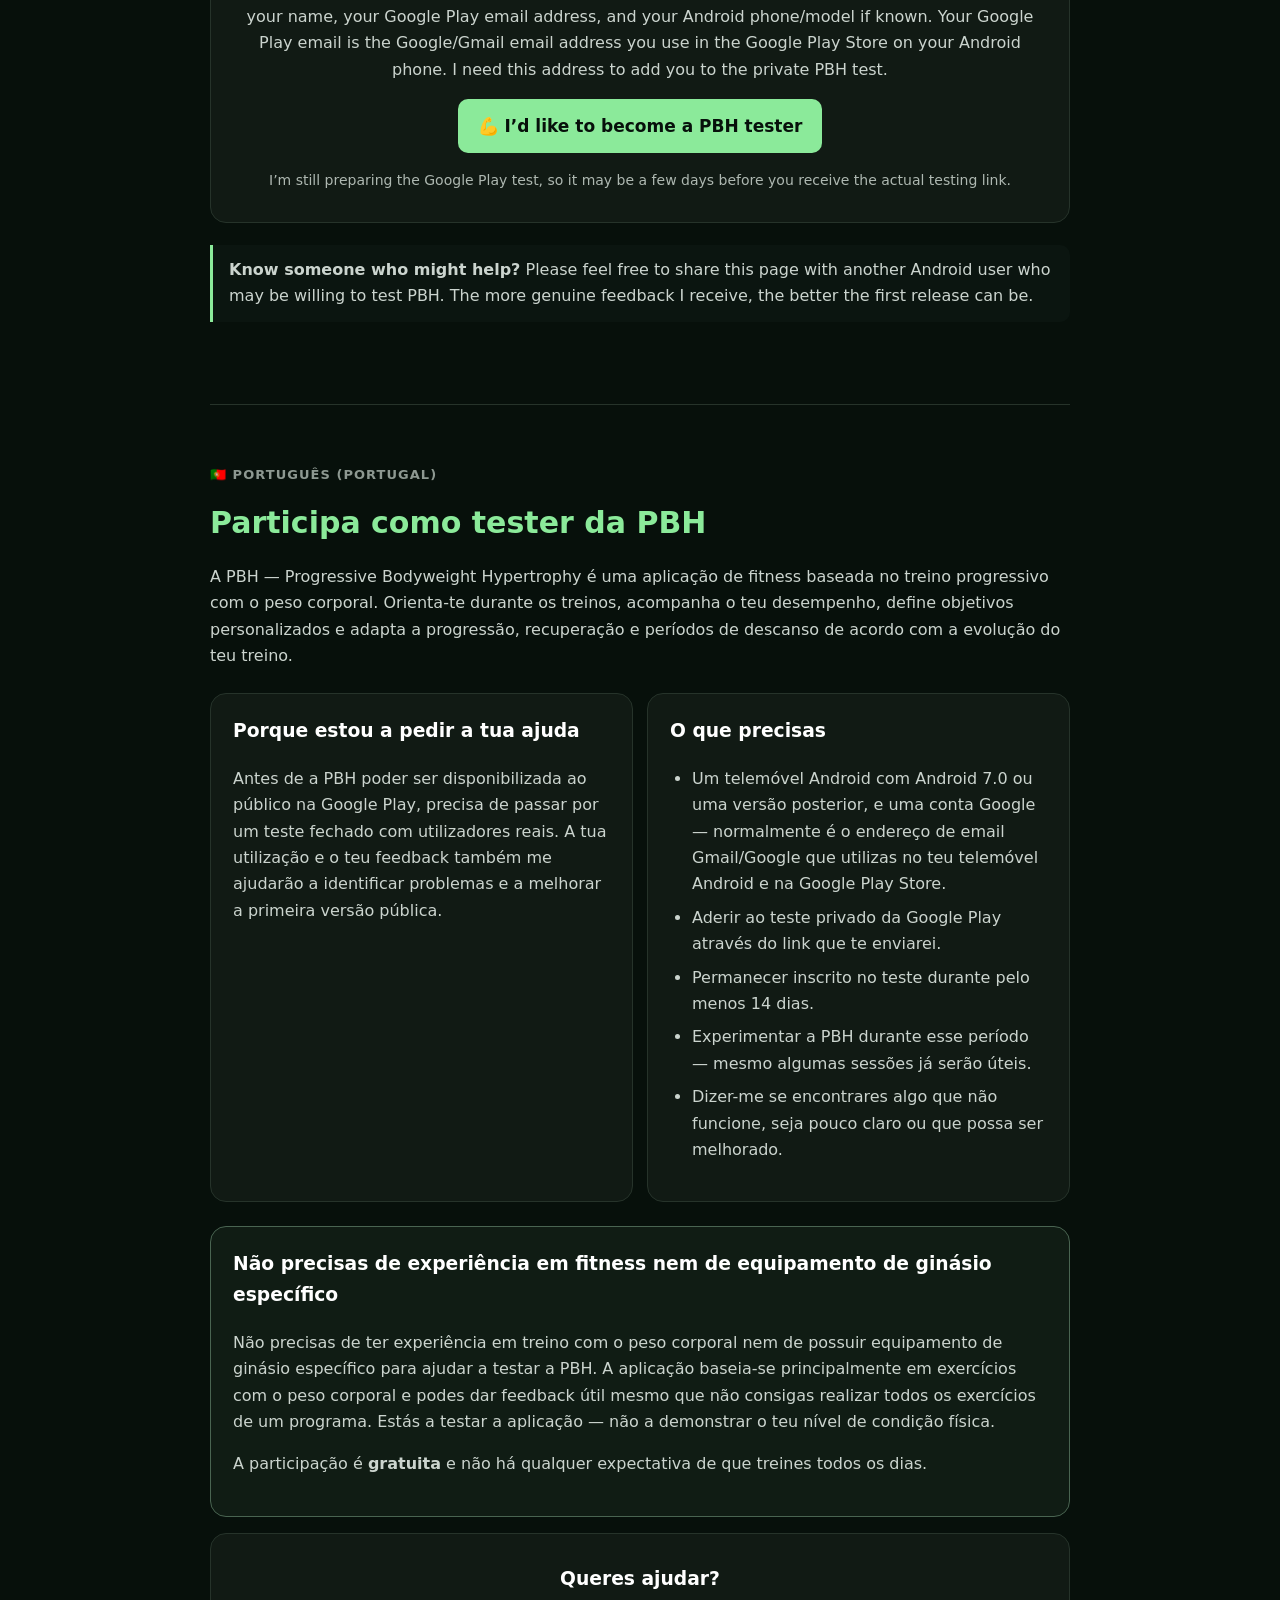
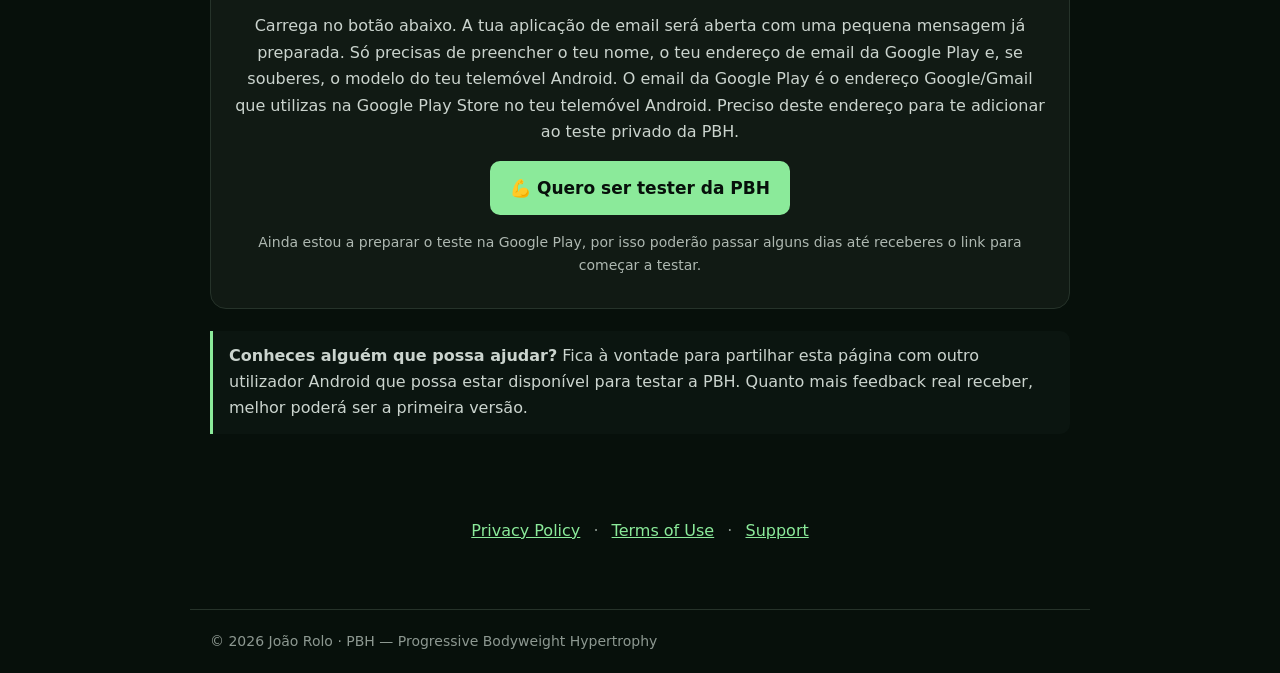
<file: tester.html>
<!doctype html>
<html lang="en">
<head>
  <meta charset="utf-8">
  <meta name="viewport" content="width=device-width,initial-scale=1">
  <title>Become a PBH Tester</title>
  <meta name="description" content="Help test PBH — Progressive Bodyweight Hypertrophy before its first Google Play release.">
  <link rel="stylesheet" href="styles.css">
</head>
<body>
<header>
  <nav>
    <a class="brand" href="index.html">PBH <span>Coach</span></a>
    <a href="tester.html">Testing</a>
    <a href="privacy-policy.html">Privacy</a>
    <a href="terms.html">Terms</a>
    <a href="support.html">Support</a>
  </nav>
</header>
<main class="tester-page">
  <section class="tester-hero">
    <p class="meta">PBH CLOSED TESTING</p>
    <h1>Help test PBH 💪</h1>
    <p>PBH — Progressive Bodyweight Hypertrophy is getting ready for its first Google Play release. I’m looking for Android users who would be willing to help with the closed test.</p>
    <div class="language-jump" aria-label="Language selection">
      <a class="button" href="#english">English</a>
      <a class="button button-secondary" href="#portugues">Português (Portugal)</a>
    </div>
  </section>

  <section id="english" class="language-section">
    <p class="language-label">🇬🇧 ENGLISH</p>
    <h2>Become a PBH tester</h2>
    <p>PBH is a fitness app built around progressive bodyweight training. It guides you through workouts, tracks your performance, sets personalised targets, and adapts progression, recovery and rest based on how your training is going.</p>

    <div class="tester-grid">
      <div class="card">
        <h3>Why I’m asking for your help</h3>
        <p>Before PBH can be made publicly available on Google Play, it needs to go through a closed test with real users. Your use and feedback will also help me find problems and improve the first public release.</p>
      </div>
      <div class="card">
        <h3>What you’ll need</h3>
        <ul>
          <li>An Android phone running Android 7.0 or later, and a Google account — normally this is the Gmail/Google email address you use on your Android phone and in the Google Play Store.</li>
          <li>Join the private Google Play test using the link I’ll send you.</li>
          <li>Remain opted into the test for at least 14 days.</li>
          <li>Try PBH during that period — even a few sessions are useful.</li>
          <li>Tell me if something doesn’t work, is confusing, or could be improved.</li>
        </ul>
      </div>
    </div>

    <div class="card highlight-card">
      <h3>No fitness expertise or specialist gym equipment required</h3>
      <p>You don’t need to be experienced with bodyweight training or own specialist gym equipment to help test PBH. The app is based primarily around bodyweight exercise, and you can still provide valuable feedback even if you can’t perform every exercise in a programme. You are testing the app — not proving your fitness level.</p>
      <p>There is <strong>no cost</strong>, and there is no expectation that you exercise every day.</p>
    </div>

    <div class="card call-to-action">
      <h3>Interested in helping?</h3>
      <p>Tap the button below. Your email app will open with a short message already prepared. Please fill in your name, your Google Play email address, and your Android phone/model if known. Your Google Play email is the Google/Gmail email address you use in the Google Play Store on your Android phone. I need this address to add you to the private PBH test.</p>
      <p><a class="button tester-button" href="mailto:pbh.coach@gmail.com?subject=PBH%20Closed%20Testing%20%E2%80%93%20I%20would%20like%20to%20be%20a%20tester&amp;body=Hi%20Jo%C3%A3o%2C%0A%0AI%20would%20like%20to%20participate%20in%20the%20PBH%20closed%20testing%20programme.%0A%0AName%3A%0A%0AGoogle%20Play%20email%20address%20%28the%20Google%2FGmail%20email%20I%20use%20in%20the%20Google%20Play%20Store%29%3A%0A%0AAndroid%20phone%2Fmodel%20%28if%20known%29%3A%0A%0AI%20understand%20that%20I%20will%20need%20to%20remain%20opted%20into%20the%20Google%20Play%20closed%20test%20for%20at%20least%2014%20days.%0A%0AThanks%21">💪 I’d like to become a PBH tester</a></p>
      <p class="small-note">I’m still preparing the Google Play test, so it may be a few days before you receive the actual testing link.</p>
    </div>

    <div class="share-note">
      <strong>Know someone who might help?</strong> Please feel free to share this page with another Android user who may be willing to test PBH. The more genuine feedback I receive, the better the first release can be.
    </div>
  </section>

  <hr class="language-divider">

  <section id="portugues" class="language-section" lang="pt-PT">
    <p class="language-label">🇵🇹 PORTUGUÊS (PORTUGAL)</p>
    <h2>Participa como tester da PBH</h2>
    <p>A PBH — Progressive Bodyweight Hypertrophy é uma aplicação de fitness baseada no treino progressivo com o peso corporal. Orienta-te durante os treinos, acompanha o teu desempenho, define objetivos personalizados e adapta a progressão, recuperação e períodos de descanso de acordo com a evolução do teu treino.</p>

    <div class="tester-grid">
      <div class="card">
        <h3>Porque estou a pedir a tua ajuda</h3>
        <p>Antes de a PBH poder ser disponibilizada ao público na Google Play, precisa de passar por um teste fechado com utilizadores reais. A tua utilização e o teu feedback também me ajudarão a identificar problemas e a melhorar a primeira versão pública.</p>
      </div>
      <div class="card">
        <h3>O que precisas</h3>
        <ul>
          <li>Um telemóvel Android com Android 7.0 ou uma versão posterior, e uma conta Google — normalmente é o endereço de email Gmail/Google que utilizas no teu telemóvel Android e na Google Play Store.</li>
          <li>Aderir ao teste privado da Google Play através do link que te enviarei.</li>
          <li>Permanecer inscrito no teste durante pelo menos 14 dias.</li>
          <li>Experimentar a PBH durante esse período — mesmo algumas sessões já serão úteis.</li>
          <li>Dizer-me se encontrares algo que não funcione, seja pouco claro ou que possa ser melhorado.</li>
        </ul>
      </div>
    </div>

    <div class="card highlight-card">
      <h3>Não precisas de experiência em fitness nem de equipamento de ginásio específico</h3>
      <p>Não precisas de ter experiência em treino com o peso corporal nem de possuir equipamento de ginásio específico para ajudar a testar a PBH. A aplicação baseia-se principalmente em exercícios com o peso corporal e podes dar feedback útil mesmo que não consigas realizar todos os exercícios de um programa. Estás a testar a aplicação — não a demonstrar o teu nível de condição física.</p>
      <p>A participação é <strong>gratuita</strong> e não há qualquer expectativa de que treines todos os dias.</p>
    </div>

    <div class="card call-to-action">
      <h3>Queres ajudar?</h3>
      <p>Carrega no botão abaixo. A tua aplicação de email será aberta com uma pequena mensagem já preparada. Só precisas de preencher o teu nome, o teu endereço de email da Google Play e, se souberes, o modelo do teu telemóvel Android. O email da Google Play é o endereço Google/Gmail que utilizas na Google Play Store no teu telemóvel Android. Preciso deste endereço para te adicionar ao teste privado da PBH.</p>
      <p><a class="button tester-button" href="mailto:pbh.coach@gmail.com?subject=Teste%20Fechado%20PBH%20%E2%80%93%20Quero%20participar%20como%20tester&amp;body=Ol%C3%A1%20Jo%C3%A3o%2C%0A%0AGostaria%20de%20participar%20no%20teste%20fechado%20da%20PBH.%0A%0ANome%3A%0A%0AEndere%C3%A7o%20de%20email%20da%20Google%20Play%20%28o%20email%20Google%2FGmail%20que%20utilizo%20na%20Google%20Play%20Store%29%3A%0A%0ATelem%C3%B3vel%2Fmodelo%20Android%20%28se%20souber%29%3A%0A%0ACompreendo%20que%20terei%20de%20permanecer%20inscrito%20no%20teste%20fechado%20da%20Google%20Play%20durante%20pelo%20menos%2014%20dias.%0A%0AObrigado%21">💪 Quero ser tester da PBH</a></p>
      <p class="small-note">Ainda estou a preparar o teste na Google Play, por isso poderão passar alguns dias até receberes o link para começar a testar.</p>
    </div>

    <div class="share-note">
      <strong>Conheces alguém que possa ajudar?</strong> Fica à vontade para partilhar esta página com outro utilizador Android que possa estar disponível para testar a PBH. Quanto mais feedback real receber, melhor poderá ser a primeira versão.
    </div>
  </section>

  <div class="tester-legal-links">
    <a href="privacy-policy.html">Privacy Policy</a>
    <span>·</span>
    <a href="terms.html">Terms of Use</a>
    <span>·</span>
    <a href="support.html">Support</a>
  </div>
</main>
<footer>© 2026 João Rolo · PBH — Progressive Bodyweight Hypertrophy</footer>
</body>
</html>
</file>
<file: styles.css>
*{box-sizing:border-box}body{margin:0;background:#07100b;color:#cbd4ce;font-family:system-ui,-apple-system,BlinkMacSystemFont,"Segoe UI",sans-serif;line-height:1.65}header{border-bottom:1px solid #26332a;background:#0b1510}nav,main,footer{max-width:900px;margin:auto;padding:20px}nav{display:flex;align-items:center;gap:22px;flex-wrap:wrap}.brand{color:#fff;font-weight:900;font-size:20px;margin-right:auto}.brand span{color:#8bea9a}a{color:#8bea9a}nav a{text-decoration:none;font-weight:700}.hero{padding:70px 20px 45px}.hero h1{font-size:clamp(38px,8vw,68px);line-height:1.02;color:#fff;margin:0 0 12px}.hero p{font-size:19px;max-width:680px}.card{background:#111a14;border:1px solid #26332a;border-radius:16px;padding:22px;margin:16px 0}.card h2,h2{color:#8bea9a}.card h2{margin-top:0}.links{display:grid;grid-template-columns:repeat(auto-fit,minmax(210px,1fr));gap:14px}.links a{display:block;text-decoration:none}.links .card:hover{border-color:#8bea9a}.meta{color:#8d9891;font-size:14px}.legal h1{color:#fff;line-height:1.2}.legal h2{margin-top:2rem;font-size:19px}.button{display:inline-block;background:#8bea9a;color:#07100b!important;padding:10px 16px;border-radius:10px;text-decoration:none;font-weight:800}footer{margin-top:40px;border-top:1px solid #26332a;color:#8d9891;font-size:14px}@media(max-width:600px){nav{gap:12px}.hero{padding-top:45px}}.tester-hero{padding:55px 0 30px}.tester-hero h1{font-size:clamp(36px,7vw,58px);line-height:1.05;color:#fff;margin:0 0 14px}.tester-hero>p:not(.meta){font-size:19px;max-width:720px}.language-jump{display:flex;gap:12px;flex-wrap:wrap;margin-top:24px}.button-secondary{background:transparent;color:#8bea9a!important;border:1px solid #8bea9a}.language-section{scroll-margin-top:20px;padding:22px 0}.language-section>h2{font-size:30px;margin:.25rem 0 1rem}.language-label{color:#8d9891;font-size:13px;font-weight:800;letter-spacing:.08em}.tester-grid{display:grid;grid-template-columns:repeat(2,minmax(0,1fr));gap:14px}.tester-grid .card{margin:8px 0}.tester-page h3{color:#fff;margin-top:0}.tester-page ul{padding-left:22px}.tester-page li{margin:7px 0}.highlight-card{border-color:#496451;background:#101c14}.call-to-action{text-align:center;padding:30px 22px}.tester-button{font-size:17px;padding:13px 20px}.small-note{color:#aeb8b1;font-size:14px;margin-bottom:0}.share-note{border-left:3px solid #8bea9a;padding:12px 16px;margin:22px 0;background:#0b1510;border-radius:0 10px 10px 0}.language-divider{border:0;border-top:1px solid #26332a;margin:38px 0 24px}.tester-legal-links{text-align:center;margin:40px 0 5px;color:#8d9891}.tester-legal-links a{margin:0 8px}@media(max-width:700px){.tester-grid{grid-template-columns:1fr}.tester-hero{padding-top:38px}.call-to-action{text-align:left}.tester-button{display:block;text-align:center}}
</file>
